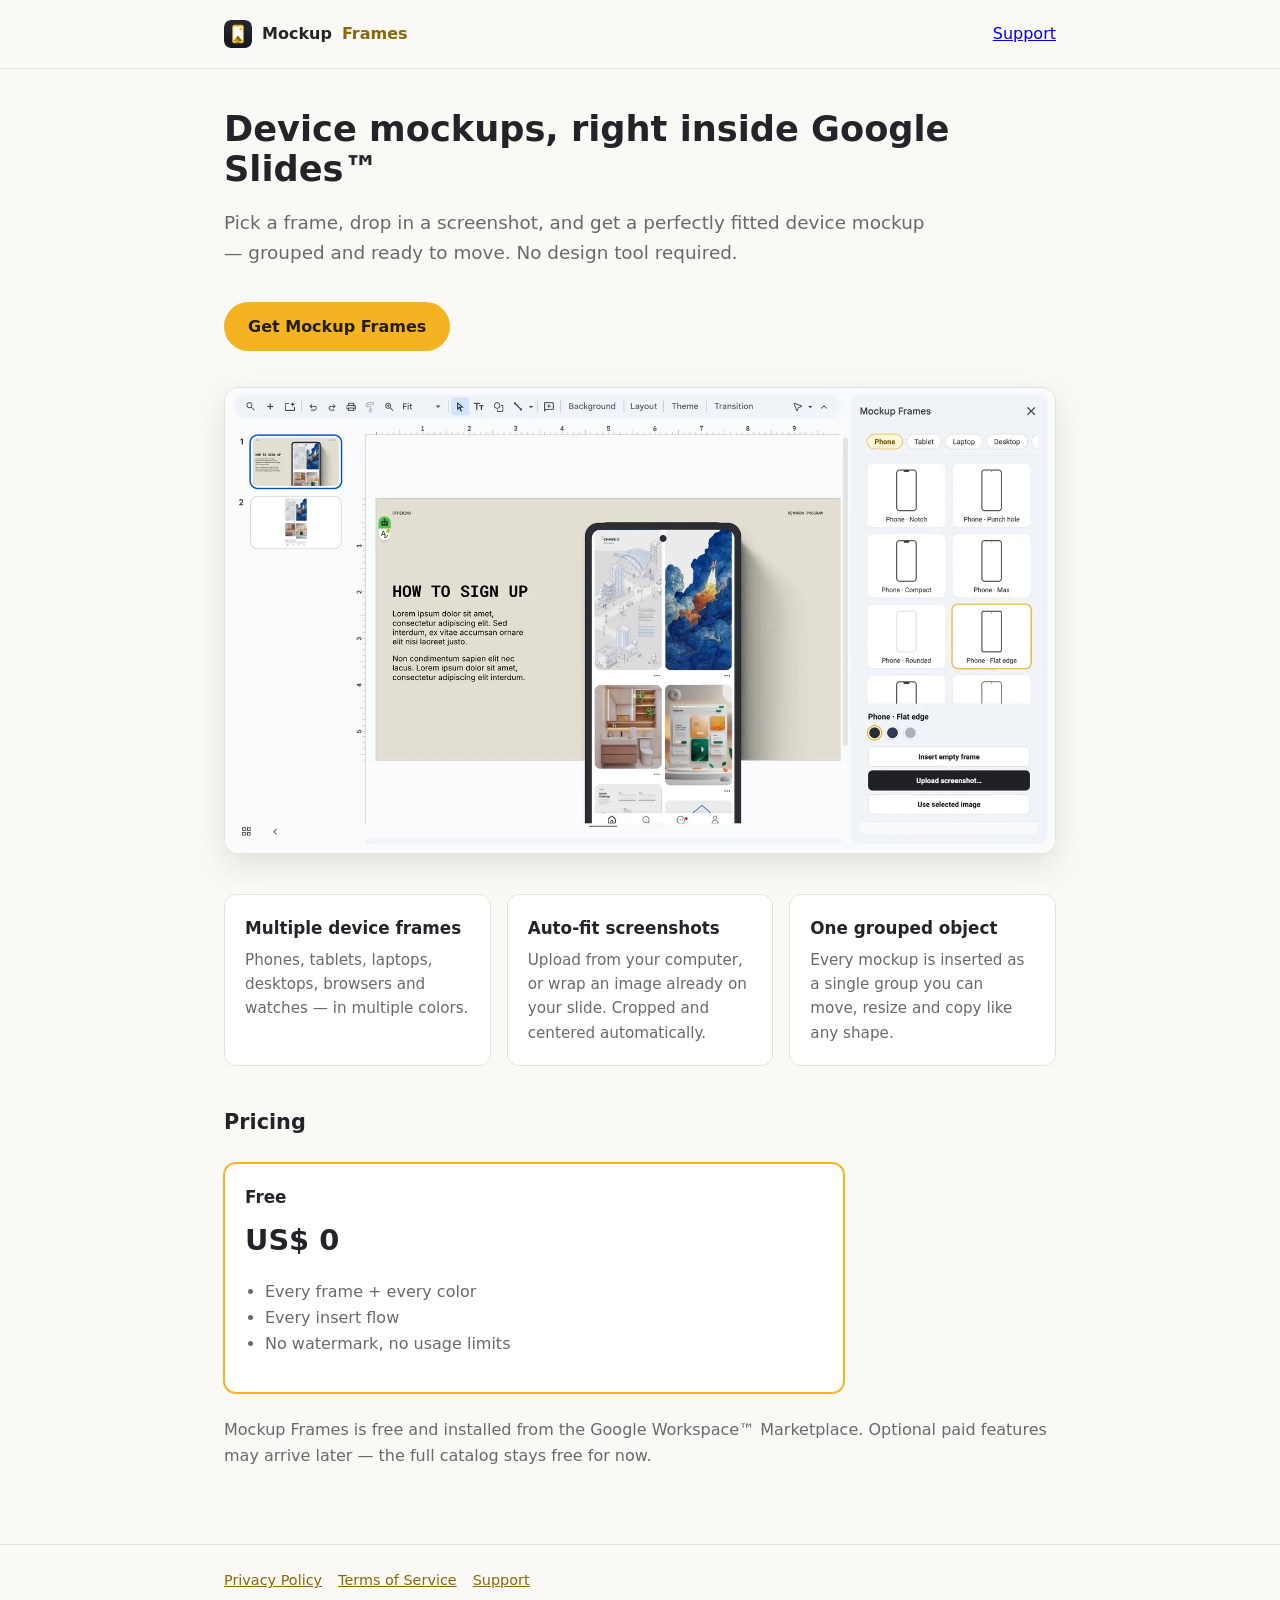
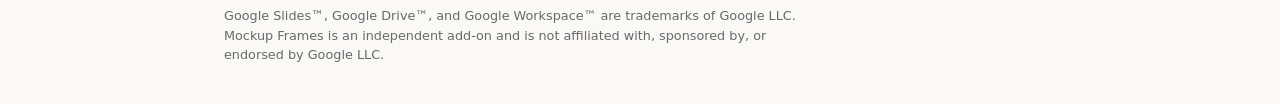
<file: index.html>
<!DOCTYPE html>
<html lang="en">
<head>
  <meta charset="utf-8">
  <meta name="viewport" content="width=device-width, initial-scale=1">
  <title>Mockup Frames — Device Mockups for Google Slides™</title>
  <meta name="description" content="Insert phone, tablet, laptop, desktop, browser and watch mockups into Google Slides™ and fit your screenshots automatically.">
  <link rel="icon" type="image/svg+xml" href="logo.svg">
  <link rel="stylesheet" href="site.css">
</head>
<body>
  <header class="site"><div class="wrap">
    <a class="logo" href="index.html"><img class="logo-mark" src="logo.svg" alt="" width="28" height="28">Mockup <span>Frames</span></a>
    <nav><a href="support.html">Support</a></nav>
  </div></header>
  <main><div class="wrap">
    <h1>Device mockups, right inside Google Slides™</h1>
    <p class="lead">Pick a frame, drop in a screenshot, and get a perfectly fitted device mockup — grouped and ready to move. No design tool required.</p>
    <a class="cta" href="https://workspace.google.com/marketplace/app/mockup_frames/704130617852" target="_blank" rel="noopener">Get Mockup Frames</a>

    <figure class="shot">
      <img src="screenshot.webp" alt="The Mockup Frames sidebar open in Google Slides™, with a phone mockup inserted into a slide." width="1500" height="840" loading="lazy">
    </figure>

    <div class="features">
      <div class="card"><h3>Multiple device frames</h3><p>Phones, tablets, laptops, desktops, browsers and watches — in multiple colors.</p></div>
      <div class="card"><h3>Auto-fit screenshots</h3><p>Upload from your computer, or wrap an image already on your slide. Cropped and centered automatically.</p></div>
      <div class="card"><h3>One grouped object</h3><p>Every mockup is inserted as a single group you can move, resize and copy like any shape.</p></div>
    </div>

    <h2 id="pricing">Pricing</h2>
    <div class="pricing">
      <div class="card pro"><h3>Free</h3><div class="price">US$ 0</div>
        <ul class="check"><li>Every frame + every color</li><li>Every insert flow</li><li>No watermark, no usage limits</li></ul></div>
    </div>
    <p>Mockup Frames is free and installed from the Google Workspace™ Marketplace. Optional paid features may arrive later — the full catalog stays free for now.</p>
  </div></main>
  <footer class="site"><div class="wrap">
    <a href="privacy.html">Privacy Policy</a><a href="terms.html">Terms of Service</a><a href="support.html">Support</a>
    <p class="tm-note">Google Slides™, Google Drive™, and Google Workspace™ are trademarks of Google LLC. Mockup Frames is an independent add-on and is not affiliated with, sponsored by, or endorsed by Google LLC.</p>
  </div></footer>
</body>
</html>
</file>
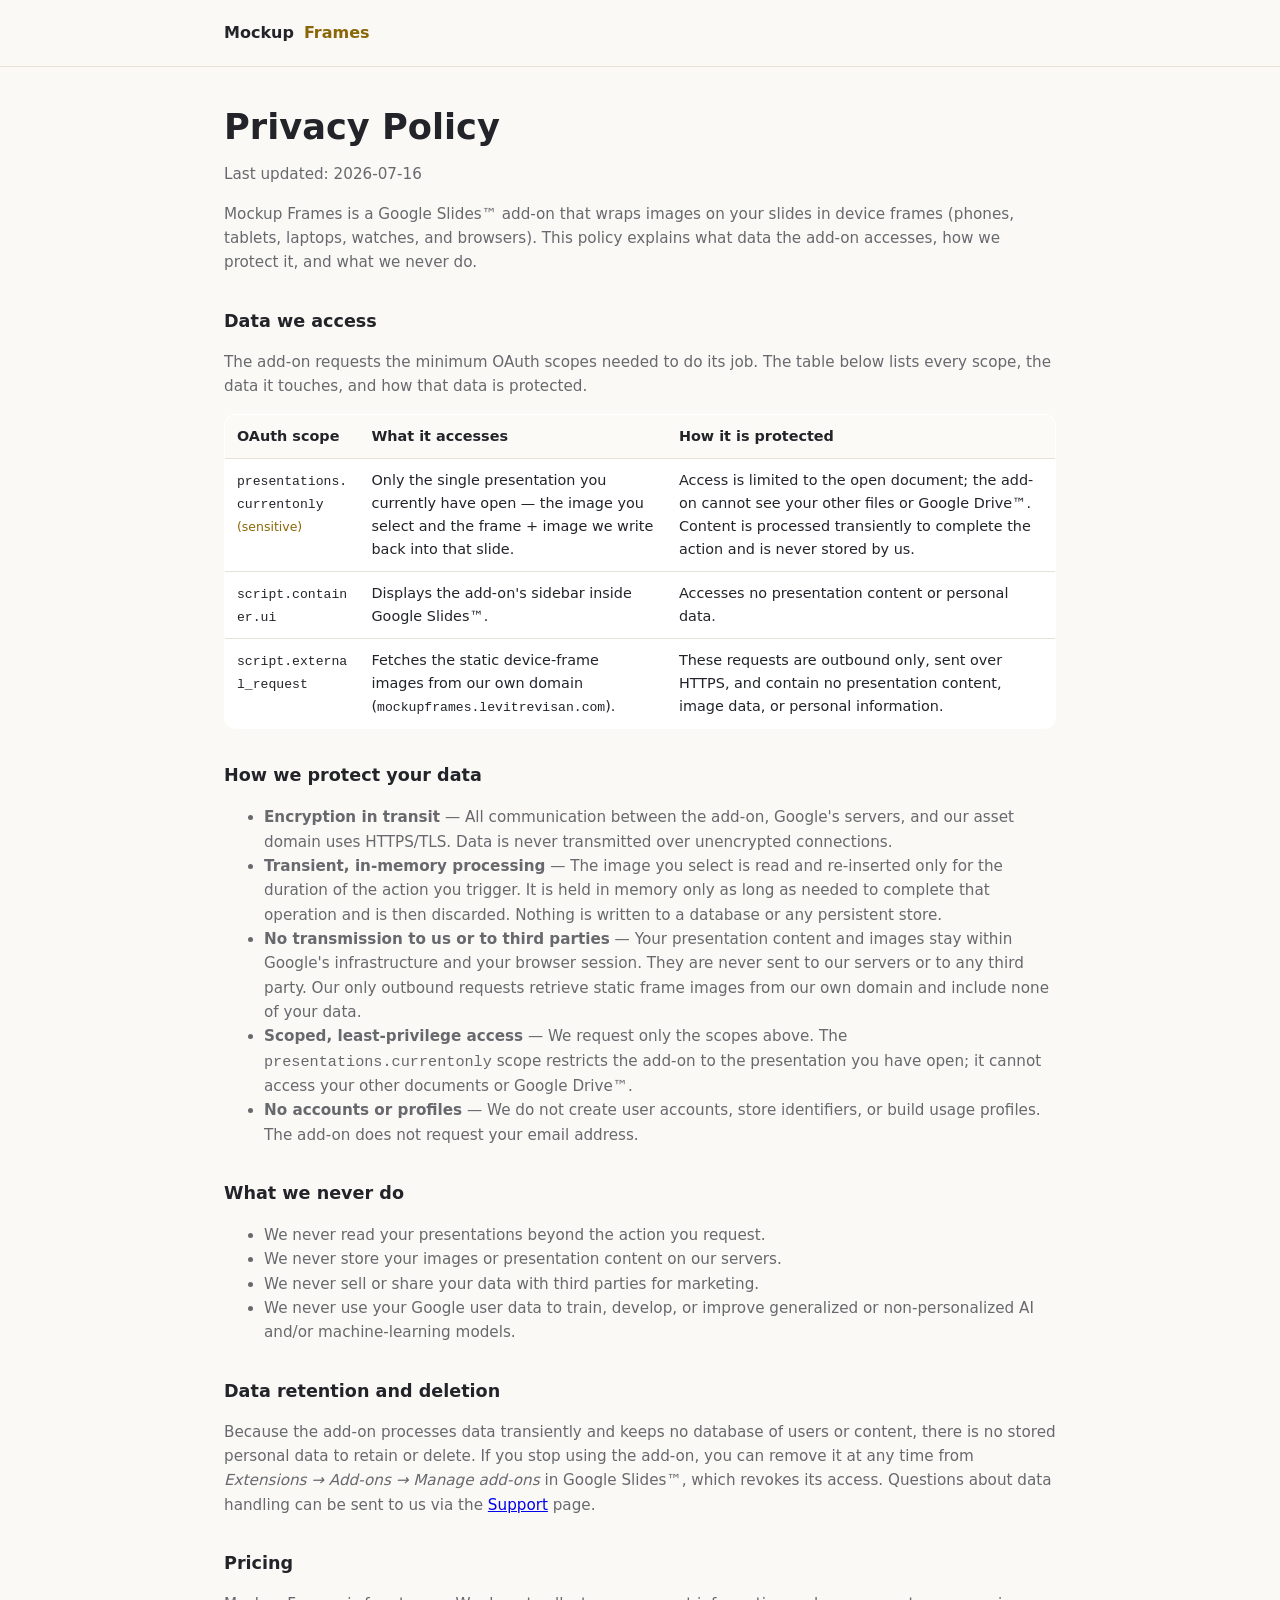
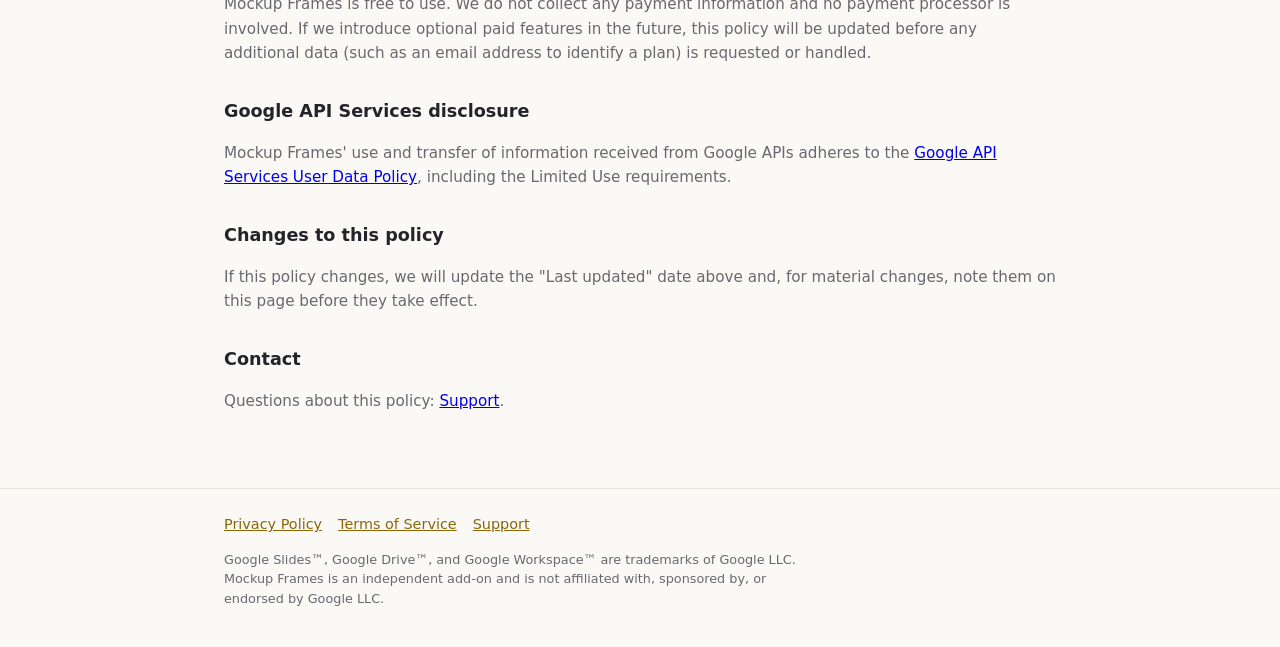
<file: privacy.html>
<!DOCTYPE html>
<html lang="en">
<head>
  <meta charset="utf-8"><meta name="viewport" content="width=device-width, initial-scale=1">
  <title>Privacy Policy — Mockup Frames</title>
  <link rel="stylesheet" href="site.css">
</head>
<body>
  <header class="site"><div class="wrap"><a class="logo" href="index.html">Mockup <span>Frames</span></a></div></header>
  <main><div class="wrap legal">
    <h1>Privacy Policy</h1>
    <p>Last updated: 2026-07-16</p>

    <p>Mockup Frames is a Google Slides™ add-on that wraps images on your slides in
      device frames (phones, tablets, laptops, watches, and browsers). This policy
      explains what data the add-on accesses, how we protect it, and what we never do.</p>

    <h2>Data we access</h2>
    <p>The add-on requests the minimum OAuth scopes needed to do its job. The table
      below lists every scope, the data it touches, and how that data is protected.</p>
    <table class="scopes">
      <thead>
        <tr><th>OAuth scope</th><th>What it accesses</th><th>How it is protected</th></tr>
      </thead>
      <tbody>
        <tr>
          <td><code>presentations.currentonly</code> <em>(sensitive)</em></td>
          <td>Only the single presentation you currently have open — the image you
            select and the frame + image we write back into that slide.</td>
          <td>Access is limited to the open document; the add-on cannot see your
            other files or Google Drive™. Content is processed transiently to complete
            the action and is never stored by us.</td>
        </tr>
        <tr>
          <td><code>script.container.ui</code></td>
          <td>Displays the add-on's sidebar inside Google Slides™.</td>
          <td>Accesses no presentation content or personal data.</td>
        </tr>
        <tr>
          <td><code>script.external_request</code></td>
          <td>Fetches the static device-frame images from our own domain
            (<code>mockupframes.levitrevisan.com</code>).</td>
          <td>These requests are outbound only, sent over HTTPS, and contain no
            presentation content, image data, or personal information.</td>
        </tr>
      </tbody>
    </table>

    <h2>How we protect your data</h2>
    <ul>
      <li><strong>Encryption in transit</strong> — All communication between the
        add-on, Google's servers, and our asset domain uses HTTPS/TLS. Data is never
        transmitted over unencrypted connections.</li>
      <li><strong>Transient, in-memory processing</strong> — The image you select is
        read and re-inserted only for the duration of the action you trigger. It is
        held in memory only as long as needed to complete that operation and is then
        discarded. Nothing is written to a database or any persistent store.</li>
      <li><strong>No transmission to us or to third parties</strong> — Your
        presentation content and images stay within Google's infrastructure and your
        browser session. They are never sent to our servers or to any third party.
        Our only outbound requests retrieve static frame images from our own domain
        and include none of your data.</li>
      <li><strong>Scoped, least-privilege access</strong> — We request only the
        scopes above. The <code>presentations.currentonly</code> scope restricts the
        add-on to the presentation you have open; it cannot access your other
        documents or Google Drive™.</li>
      <li><strong>No accounts or profiles</strong> — We do not create user accounts,
        store identifiers, or build usage profiles. The add-on does not request your
        email address.</li>
    </ul>

    <h2>What we never do</h2>
    <ul>
      <li>We never read your presentations beyond the action you request.</li>
      <li>We never store your images or presentation content on our servers.</li>
      <li>We never sell or share your data with third parties for marketing.</li>
      <li>We never use your Google user data to train, develop, or improve
        generalized or non-personalized AI and/or machine-learning models.</li>
    </ul>

    <h2>Data retention and deletion</h2>
    <p>Because the add-on processes data transiently and keeps no database of users
      or content, there is no stored personal data to retain or delete. If you stop
      using the add-on, you can remove it at any time from
      <em>Extensions → Add-ons → Manage add-ons</em> in Google Slides™, which revokes
      its access. Questions about data handling can be sent to us via the
      <a href="support.html">Support</a> page.</p>

    <h2>Pricing</h2>
    <p>Mockup Frames is free to use. We do not collect any payment information and no
      payment processor is involved. If we introduce optional paid features in the
      future, this policy will be updated before any additional data (such as an
      email address to identify a plan) is requested or handled.</p>

    <h2>Google API Services disclosure</h2>
    <p>Mockup Frames' use and transfer of information received from Google APIs
      adheres to the
      <a href="https://developers.google.com/terms/api-services-user-data-policy">Google
      API Services User Data Policy</a>, including the Limited Use requirements.</p>

    <h2>Changes to this policy</h2>
    <p>If this policy changes, we will update the "Last updated" date above and, for
      material changes, note them on this page before they take effect.</p>

    <h2>Contact</h2>
    <p>Questions about this policy: <a href="support.html">Support</a>.</p>
  </div></main>
  <footer class="site"><div class="wrap"><a href="privacy.html">Privacy Policy</a><a href="terms.html">Terms of Service</a><a href="support.html">Support</a><p class="tm-note">Google Slides™, Google Drive™, and Google Workspace™ are trademarks of Google LLC. Mockup Frames is an independent add-on and is not affiliated with, sponsored by, or endorsed by Google LLC.</p></div></footer>
</body>
</html>
</file>
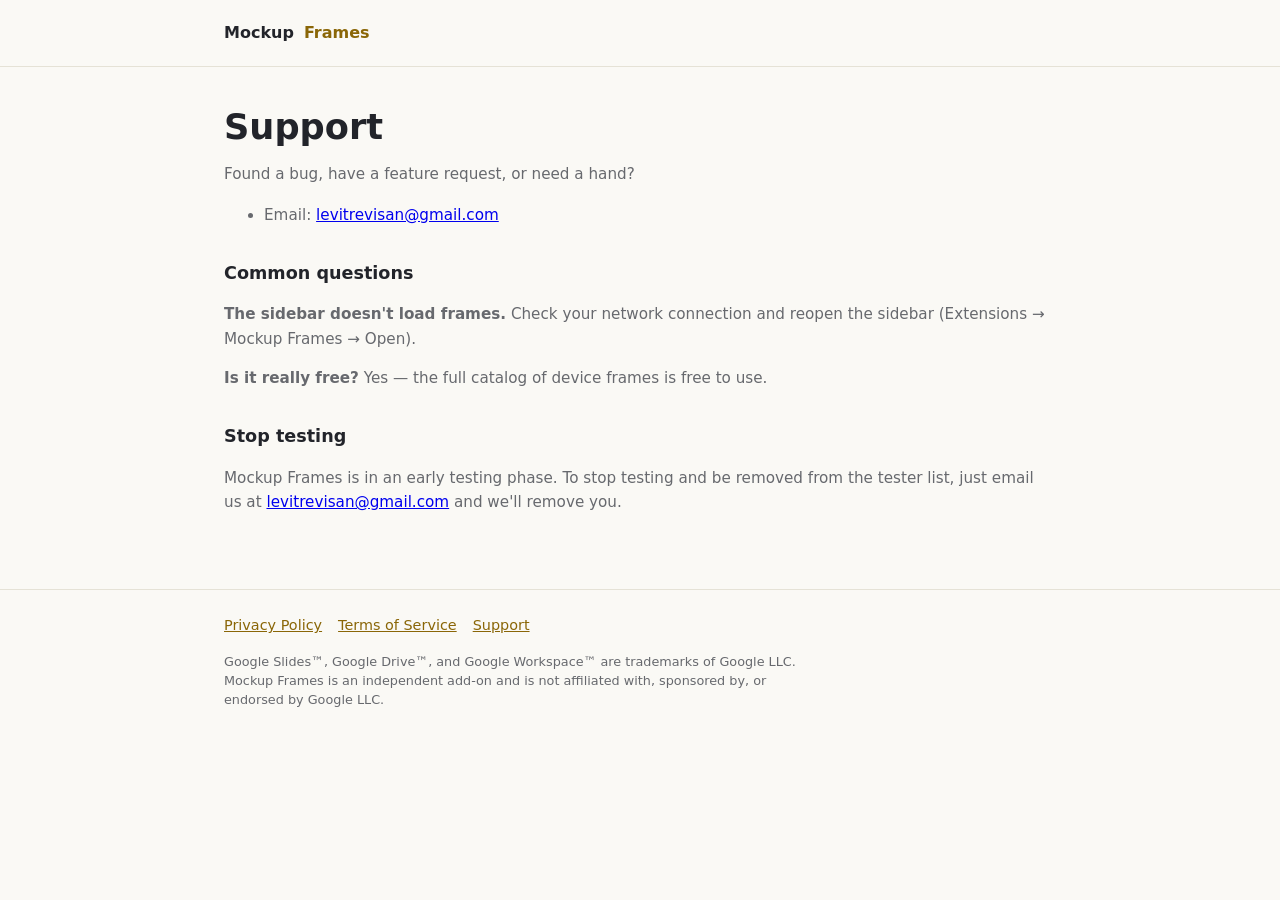
<file: support.html>
<!DOCTYPE html>
<html lang="en">
<head>
  <meta charset="utf-8"><meta name="viewport" content="width=device-width, initial-scale=1">
  <title>Support — Mockup Frames</title>
  <link rel="stylesheet" href="site.css">
</head>
<body>
  <header class="site"><div class="wrap"><a class="logo" href="index.html">Mockup <span>Frames</span></a></div></header>
  <main><div class="wrap legal">
    <h1>Support</h1>
    <p>Found a bug, have a feature request, or need a hand?</p>
    <ul>
      <li>Email: <a href="mailto:levitrevisan@gmail.com">levitrevisan@gmail.com</a></li>
    </ul>
    <h2>Common questions</h2>
    <p><strong>The sidebar doesn't load frames.</strong> Check your network connection and reopen the sidebar (Extensions → Mockup Frames → Open).</p>
    <p><strong>Is it really free?</strong> Yes — the full catalog of device frames is free to use.</p>
    <h2>Stop testing</h2>
    <p>Mockup Frames is in an early testing phase. To stop testing and be removed from the tester list, just email us at <a href="mailto:levitrevisan@gmail.com">levitrevisan@gmail.com</a> and we'll remove you.</p>
  </div></main>
  <footer class="site"><div class="wrap"><a href="privacy.html">Privacy Policy</a><a href="terms.html">Terms of Service</a><a href="support.html">Support</a><p class="tm-note">Google Slides™, Google Drive™, and Google Workspace™ are trademarks of Google LLC. Mockup Frames is an independent add-on and is not affiliated with, sponsored by, or endorsed by Google LLC.</p></div></footer>
</body>
</html>
</file>
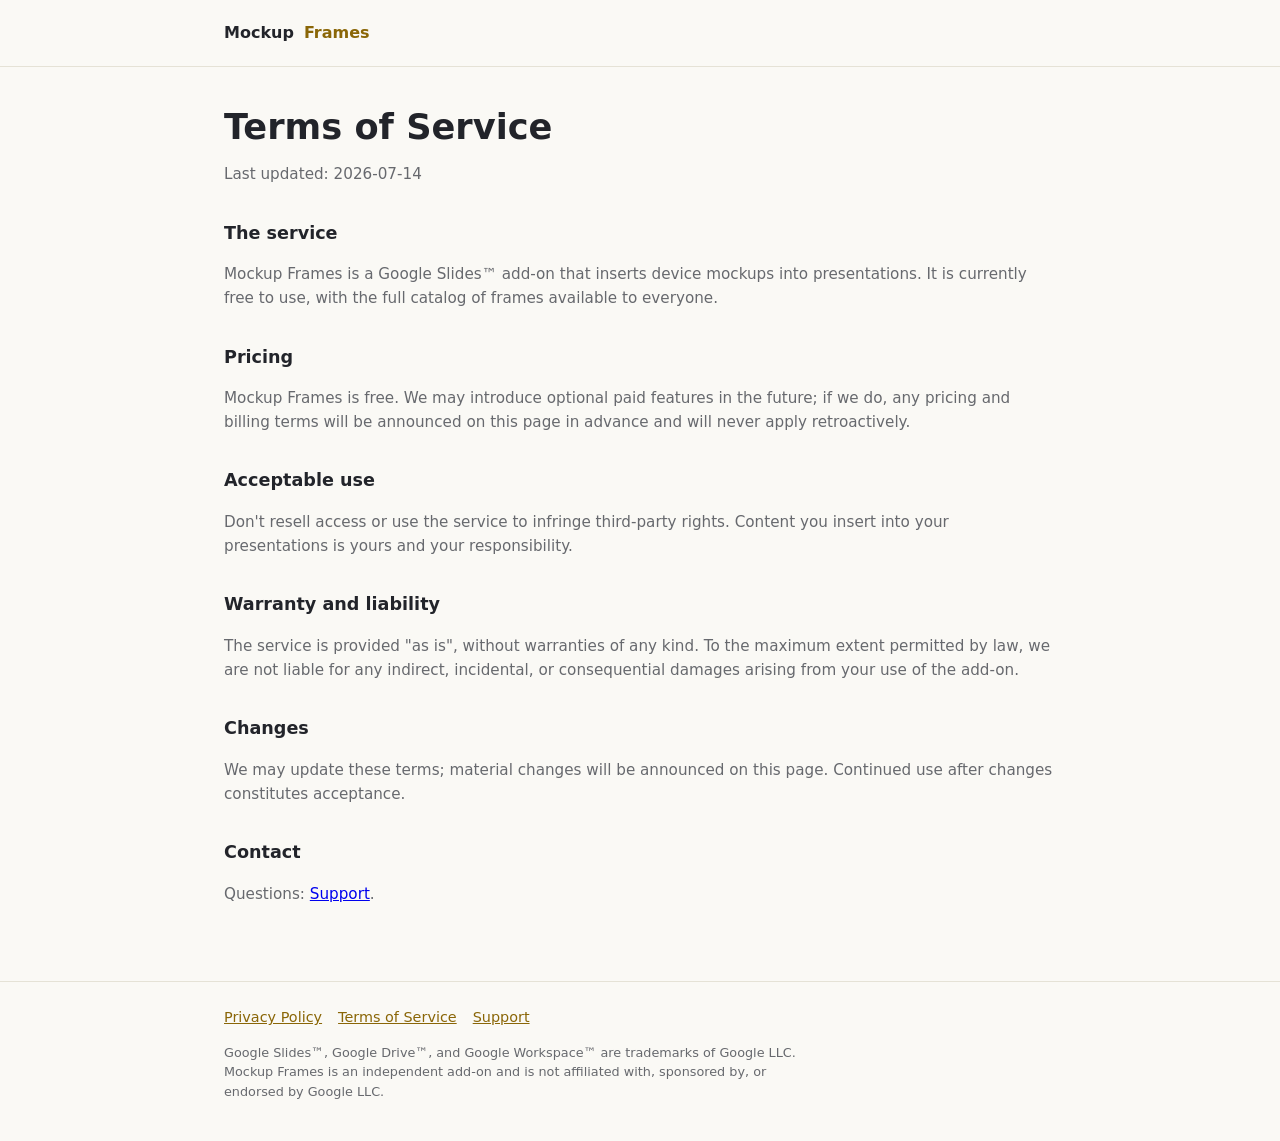
<file: terms.html>
<!DOCTYPE html>
<html lang="en">
<head>
  <meta charset="utf-8"><meta name="viewport" content="width=device-width, initial-scale=1">
  <title>Terms of Service — Mockup Frames</title>
  <link rel="stylesheet" href="site.css">
</head>
<body>
  <header class="site"><div class="wrap"><a class="logo" href="index.html">Mockup <span>Frames</span></a></div></header>
  <main><div class="wrap legal">
    <h1>Terms of Service</h1>
    <p>Last updated: 2026-07-14</p>
    <h2>The service</h2>
    <p>Mockup Frames is a Google Slides™ add-on that inserts device mockups into presentations. It is currently free to use, with the full catalog of frames available to everyone.</p>
    <h2>Pricing</h2>
    <p>Mockup Frames is free. We may introduce optional paid features in the future; if we do, any pricing and billing terms will be announced on this page in advance and will never apply retroactively.</p>
    <h2>Acceptable use</h2>
    <p>Don't resell access or use the service to infringe third-party rights. Content you insert into your presentations is yours and your responsibility.</p>
    <h2>Warranty and liability</h2>
    <p>The service is provided "as is", without warranties of any kind. To the maximum extent permitted by law, we are not liable for any indirect, incidental, or consequential damages arising from your use of the add-on.</p>
    <h2>Changes</h2>
    <p>We may update these terms; material changes will be announced on this page. Continued use after changes constitutes acceptance.</p>
    <h2>Contact</h2>
    <p>Questions: <a href="support.html">Support</a>.</p>
  </div></main>
  <footer class="site"><div class="wrap"><a href="privacy.html">Privacy Policy</a><a href="terms.html">Terms of Service</a><a href="support.html">Support</a><p class="tm-note">Google Slides™, Google Drive™, and Google Workspace™ are trademarks of Google LLC. Mockup Frames is an independent add-on and is not affiliated with, sponsored by, or endorsed by Google LLC.</p></div></footer>
</body>
</html>
</file>
<file: site.css>
:root { --ink: #22242a; --muted: #67696e; --accent: #f4b321; --accent-ink: #8a6607; --line: #e5e2d6; --bg: #faf9f5; }
* { box-sizing: border-box; }
body { margin: 0; font-family: system-ui, -apple-system, 'Segoe UI', Roboto, sans-serif; color: var(--ink); background: var(--bg); line-height: 1.6; }
.wrap { max-width: 880px; margin: 0 auto; padding: 0 24px; }
header.site { padding: 20px 0; border-bottom: 1px solid var(--line); }
header.site .wrap { display: flex; align-items: center; justify-content: space-between; }
.logo { display: inline-flex; align-items: center; gap: 10px; font-weight: 700; text-decoration: none; color: var(--ink); }
.logo span { color: var(--accent-ink); }
.logo-mark { width: 28px; height: 28px; border-radius: 7px; display: block; }
main { padding: 40px 0 60px; }
h1 { font-size: 2.2rem; line-height: 1.15; margin: 0 0 12px; }
h2 { font-size: 1.3rem; margin: 32px 0 8px; }
p, li { color: var(--muted); }
.lead { font-size: 1.15rem; max-width: 60ch; }
.cta { display: inline-block; background: var(--accent); color: #231d05; font-weight: 700; padding: 12px 24px; border-radius: 999px; text-decoration: none; margin-top: 16px; }
.shot { margin: 36px 0 8px; }
.shot img { width: 100%; height: auto; border-radius: 14px; border: 1px solid var(--line); box-shadow: 0 12px 34px rgba(0,0,0,.10); display: block; }
.features { display: grid; grid-template-columns: repeat(auto-fit, minmax(220px, 1fr)); gap: 16px; margin: 40px 0; }
.card { background: #fff; border: 1px solid var(--line); border-radius: 12px; padding: 20px; }
.card h3 { margin: 0 0 6px; font-size: 1.05rem; }
.card p { margin: 0; font-size: .95rem; }
.pricing { display: grid; grid-template-columns: repeat(auto-fit, minmax(240px, 1fr)); gap: 16px; max-width: 620px; margin: 24px 0; }
.price { font-size: 1.8rem; font-weight: 700; color: var(--ink); margin: 4px 0; }
.price small { font-size: .9rem; font-weight: 400; color: var(--muted); }
.pro { border-color: var(--accent); box-shadow: 0 0 0 1px var(--accent); }
ul.check { padding-left: 20px; }
footer.site { border-top: 1px solid var(--line); padding: 24px 0 40px; font-size: .9rem; }
footer.site a { color: var(--accent-ink); margin-right: 16px; }
.legal h2 { font-size: 1.1rem; }
.legal p, .legal li { font-size: .95rem; }
table.scopes { width: 100%; border-collapse: collapse; margin: 12px 0 8px; background: #fff; border: 1px solid var(--line); border-radius: 12px; overflow: hidden; }
table.scopes th, table.scopes td { text-align: left; vertical-align: top; padding: 10px 12px; border-bottom: 1px solid var(--line); font-size: .9rem; }
table.scopes th { color: var(--ink); font-weight: 700; background: #fbfaf6; }
table.scopes tr:last-child td { border-bottom: 0; }
table.scopes code { font-size: .82rem; word-break: break-word; }
table.scopes em { color: var(--accent-ink); font-style: normal; font-size: .78rem; }
.tm-note { color: var(--muted); font-size: .8rem; line-height: 1.5; margin: 14px 0 0; max-width: 72ch; }
</file>
